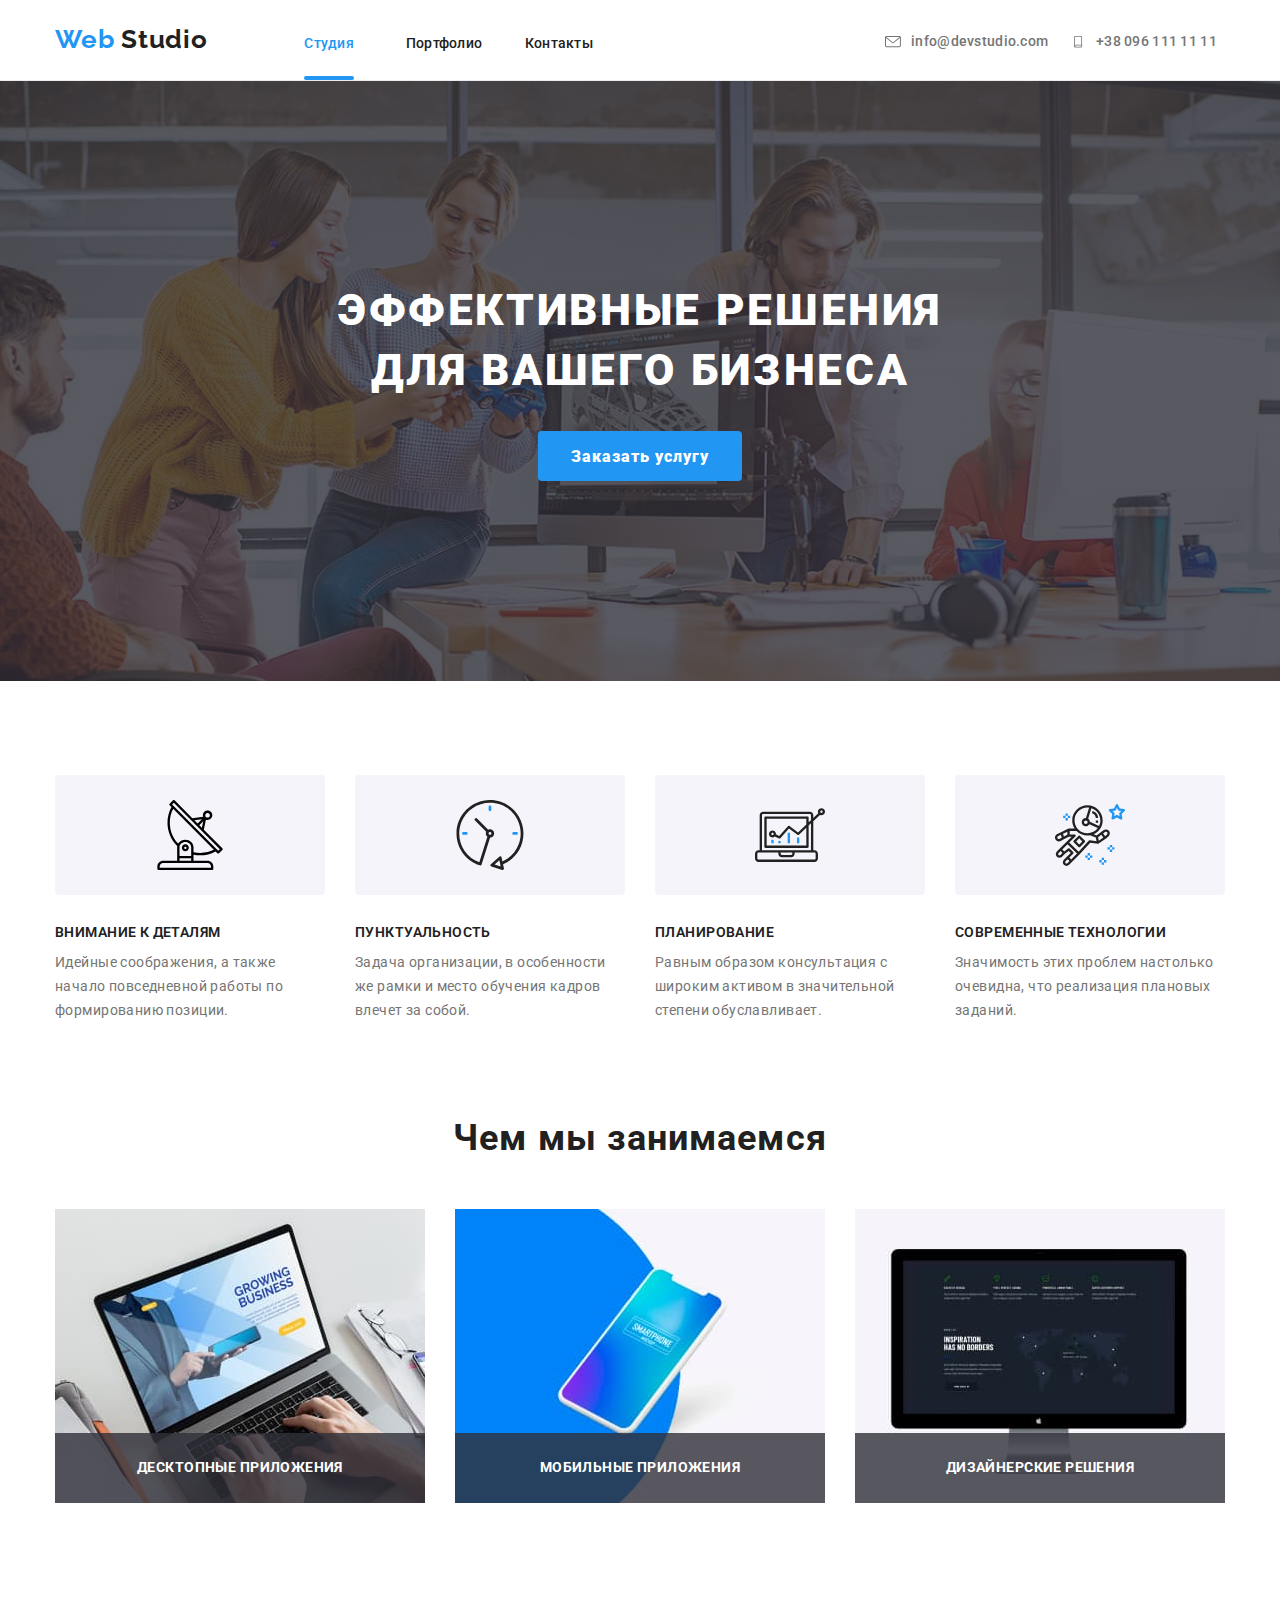
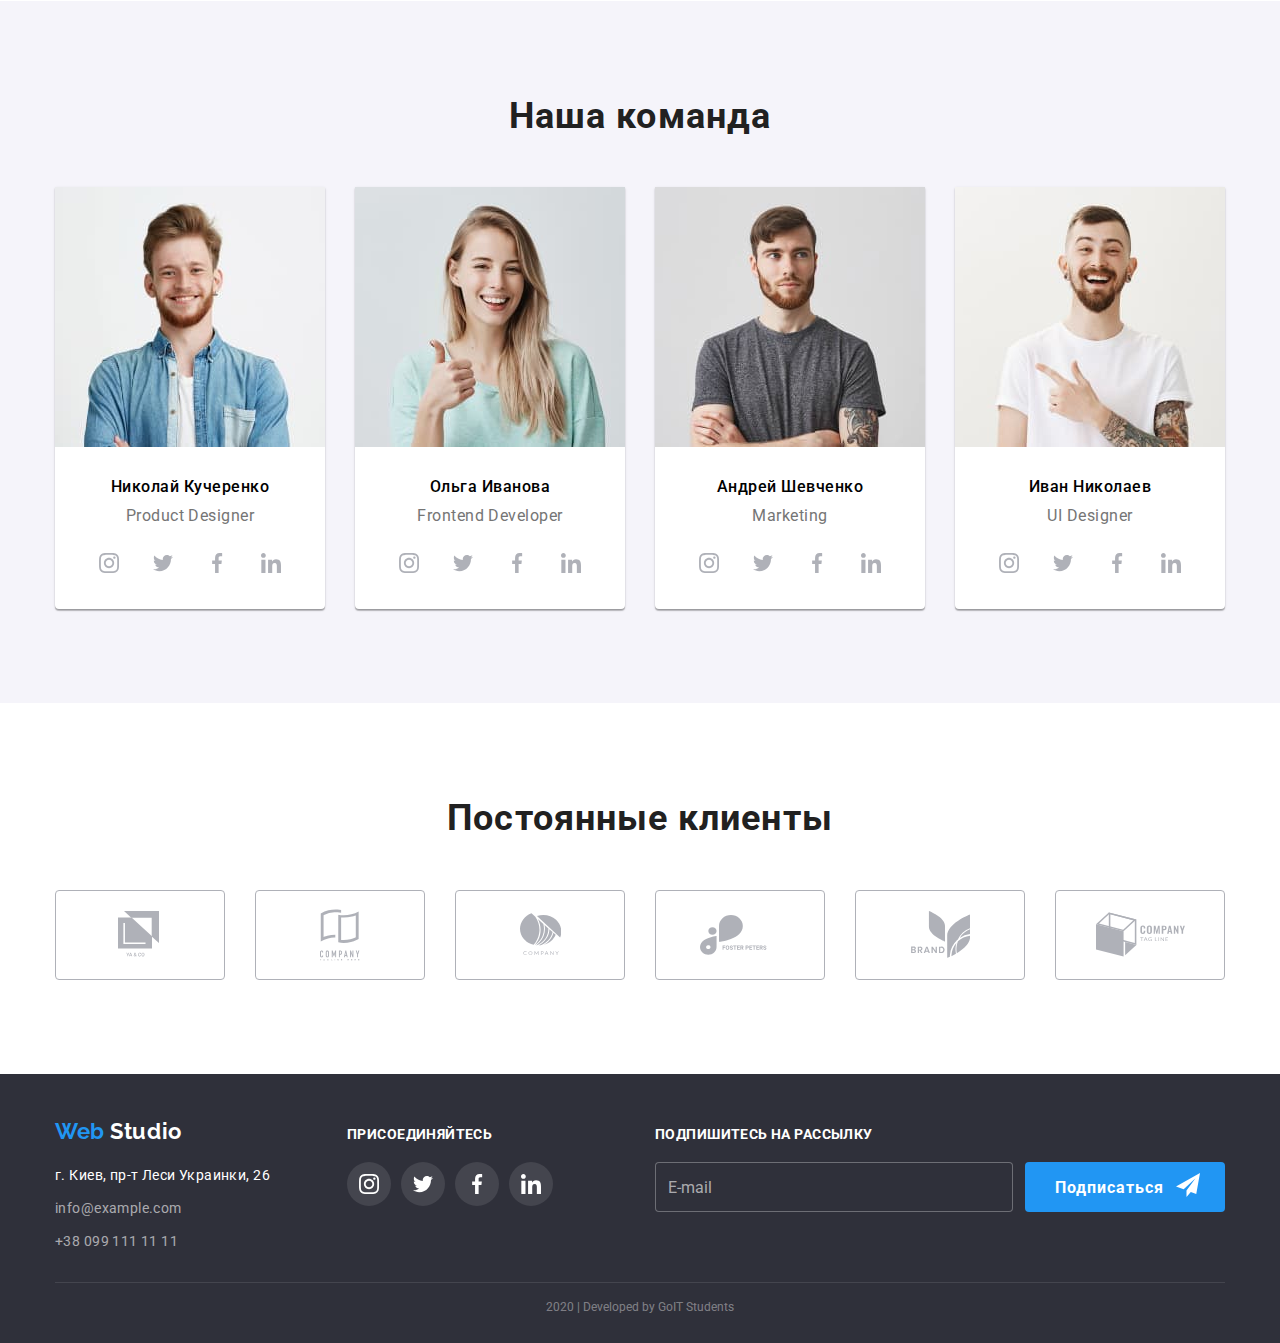
<file: index.html>
<!DOCTYPE html>
<html lang="en">
  <head>
    <meta charset="UTF-8" />
    <meta name="viewport" content="width=device-width, initial-scale=1.0" />
    <title>Web Studio v.1</title>
    <link
      href="https://fonts.googleapis.com/css2?family=Raleway:wght@400;700&family=Roboto:wght@400;500;700;900&display=swap"
      rel="stylesheet"
    />
    <link
      rel="stylesheet"
      href="https://cdnjs.cloudflare.com/ajax/libs/modern-normalize/0.6.0/modern-normalize.min.css"
    />
    <link rel="stylesheet" href="./css/styles.css" />
  </head>
  <body>
    <!-- Шапка сайта Header-->
    <header class="header header-line">
      <div class="container page-header">
        <nav>
          <a class="logo"><span class="page-header__logo">Web</span> Studio</a>
          <ul class="site-nav">
            <li class="site-nav__item">
              <a href="" class="site-nav__link site-nav__current">Студия</a>
            </li>
            <li class="site-nav__item">
              <a href="./portfolio.html" class="site-nav__link site-nav__menu"
                >Портфолио</a
              >
            </li>
            <li class="site-nav__item">
              <a href="" class="site-nav__link site-nav__menu">Контакты</a>
            </li>
          </ul>
        </nav>

        <ul class="contacts">
          <li class="contacts-item">
            <!-- Ссылка на адрес электронной почты  -->
            <a class="contacts-item__link" href="mailto:info@devstudio.com">
              <svg class="contacts-item__info" width="16" height="11.2">
                <use href="./images/sprite.svg#icon-envelope"></svg>info@devstudio.com
            </a>
          </li>

          <li class="contacts-item">
            <!-- Ссылка на телефонный номер -->
            <a class="contacts-item__link" href="tel:+380961111111">
              <svg class="contacts-item__info" width="10" height="15">
                <use href="./images/sprite.svg#icon-smartphone"></svg>+38 096 111 11 11
            </a>
          </li>
        </ul>
      </div>
    </header>

    <main>
      <!-- Герой -->
      <section class="hero">
        <div class="overlay">
          <div class="container">
            <ul class="list">
              <li class="hero__items">
                <h1 class="hero__title">
                  Эффективные решения для вашего бизнеса
                </h1>
                <a href="" class="button hero__button">Заказать услугу</a>
              </li>
            </ul>
          </div>
        </div>
      </section>

      <!-- Преимущества advantages-->
      <section class="section">
        <div class="container">
          <h2 class="visually-hidden">Features СКРЫТЬ ЗАГОЛОВОК</h2>
          <ul class="advantages">
            <li class="advantages-items">
              <!-- Внимание к деталям -->
              <div class="advantages-items-background">
                <svg class="advantages-items-background__icon">
                  <use href="./images/sprite.svg#icon-antenna"></use>
                </svg>
              </div>
              <h3 class="advantages__item">Внимание к деталям</h3>
              <p class="advantages__description">
                Идейные соображения, а также начало повседневной работы по
                формированию позиции.
              </p>
            </li>

            <li class="advantages-items">
              <!-- Пунктуальность -->
              <div class="advantages-items-background">
                <svg class="advantages-items-background__icon">
                  <use href="./images/sprite.svg#icon-clock"></use>
                </svg>
              </div>
              <h3 class="advantages__item">Пунктуальность</h3>
              <p class="advantages__description">
                Задача организации, в особенности же рамки и место обучения
                кадров влечет за собой.
              </p>
            </li>

            <li class="advantages-items">
              <!-- Планирование -->
              <div class="advantages-items-background">
                <svg class="advantages-items-background__icon">
                  <use href="./images/sprite.svg#icon-diagram"></use>
                </svg>
              </div>
              <h3 class="advantages__item">Планирование</h3>
              <p class="advantages__description">
                Равным образом консультация с широким активом в значительной
                степени обуславливает.
              </p>
            </li>

            <li class="advantages-items">
              <!-- Современные технологии -->
              <div class="advantages-items-background">
                <svg class="advantages-items-background__icon">
                  <use href="./images/sprite.svg#icon-astronaut"></use>
                </svg>
              </div>
              <h3 class="advantages__item">Современные технологии</h3>
              <p class="advantages__description">
                Значимость этих проблем настолько очевидна, что реализация
                плановых заданий.
              </p>
            </li>
          </ul>
        </div>

        <!-- Работа Work-->
        <div class="container">
          <h2 class="section-title">Чем мы занимаемся</h2>
          <ul class="work-list">
            <li class="work-list__item">
              <!-- Десктопные приложения -->
              <img
                src="./images/application.jpg"
                alt="laptop"
                width="370"
                height="294"
              />
              <a class="work-list__title" href="#">
                Десктопные приложения
              </a>
            </li>

            <li class="work-list__item">
              <!-- Мобильные приложения -->
              <img
                src="./images/img-mobile-applications.jpg"
                alt="smartphone"
                width="370"
                height="294"
              />
              <a class="work-list__title">Мобильные приложения</a>
            </li>

            <li class="work-list__item">
              <!-- Дизайнерские решения -->
              <img
                src="./images/img-decisions.jpg"
                alt="monitor"
                width="370"
                height="294"
              />
              <a class="work-list__title">Дизайнерские решения</a>
            </li>
          </ul>
        </div>
      </section>

      <!-- Команда Team-->
      <section class="section-background">
        <div class="container">
          <h2 class="section-title">Наша команда</h2>
          <ul class="team">
            <li class="team__item">
              <img
                src="./images/николай-кучеренко.jpg"
                alt="photo"
                width="270"
                height="260"
                class="team__img"
              />
              <h3 class="team__name">Николай Кучеренко</h3>
              <p class="team__description">Product Designer</p>
              <ul class="team__list">
                <li class="team__icon">
                  <a class="team-networks" href="" aria-label="">
                    <svg class="team-networks__icon" width="20" height="20">
                      <use href="./images/sprite.svg#icon-instagram"></use>
                    </svg>
                  </a>
                </li>

                <li class="team__icon">
                  <a class="team-networks" href="" aria-label="">
                    <svg class="team-networks__icon" width="20" height="20">
                      <use href="./images/sprite.svg#icon-twitter"></use>
                    </svg>
                  </a>
                </li>

                <li class="team__icon">
                  <a class="team-networks" href="" aria-label="">
                    <svg class="team-networks__icon" width="20" height="20">
                      <use href="./images/sprite.svg#icon-facebook"></use>
                    </svg>
                  </a>
                </li>

                <li class="team__icon">
                  <a class="team-networks" href="" aria-label="">
                    <svg class="team-networks__icon" width="20" height="20">
                      <use href="./images/sprite.svg#icon-linkedin"></use>
                    </svg>
                  </a>
                </li>
              </ul>
            </li>

            <li class="team__item">
              <img
                src="./images/ольга-иванова.jpg"
                alt="photo"
                width="270"
                height="260"
                class="team__img"
              />
              <h3 class="team__name">Ольга Иванова</h3>
              <p class="team__description">Frontend Developer</p>
              <ul class="team__list">
                <li class="team__icon">
                  <a class="team-networks" href="" aria-label="">
                    <svg class="team-networks__icon" width="20" height="20">
                      <use href="./images/sprite.svg#icon-instagram"></use>
                    </svg>
                  </a>
                </li>

                <li class="team__icon">
                  <a class="team-networks" href="" aria-label="">
                    <svg class="team-networks__icon" width="20" height="20">
                      <use href="./images/sprite.svg#icon-twitter"></use>
                    </svg>
                  </a>
                </li>

                <li class="team__icon">
                  <a class="team-networks" href="" aria-label="">
                    <svg class="team-networks__icon" width="20" height="20">
                      <use href="./images/sprite.svg#icon-facebook"></use>
                    </svg>
                  </a>
                </li>

                <li class="team__icon">
                  <a class="team-networks" href="" aria-label="">
                    <svg class="team-networks__icon" width="20" height="20">
                      <use href="./images/sprite.svg#icon-linkedin"></use>
                    </svg>
                  </a>
                </li>
              </ul>
            </li>

            <li class="team__item">
              <img
                src="./images/андрей-шевченко.jpg"
                alt="photo"
                width="270"
                height="260"
                class="team__img"
              />
              <h3 class="team__name">Андрей Шевченко</h3>
              <p class="team__description">Marketing</p>
              <ul class="team__list">
                <li class="team__icon">
                  <a class="team-networks" href="" aria-label="">
                    <svg class="team-networks__icon" width="20" height="20">
                      <use href="./images/sprite.svg#icon-instagram"></use>
                    </svg>
                  </a>
                </li>

                <li class="team__icon">
                  <a class="team-networks" href="" aria-label="">
                    <svg class="team-networks__icon" width="20" height="20">
                      <use href="./images/sprite.svg#icon-twitter"></use>
                    </svg>
                  </a>
                </li>

                <li class="team__icon">
                  <a class="team-networks" href="" aria-label="">
                    <svg class="team-networks__icon" width="20" height="20">
                      <use href="./images/sprite.svg#icon-facebook"></use>
                    </svg>
                  </a>
                </li>

                <li class="team__icon">
                  <a class="team-networks" href="" aria-label="">
                    <svg class="team-networks__icon" width="20" height="20">
                      <use href="./images/sprite.svg#icon-linkedin"></use>
                    </svg>
                  </a>
                </li>
              </ul>
            </li>

            <li class="team__item">
              <img
                src="./images/иван-николаев.jpg"
                alt="photo"
                width="270"
                height="260"
                class="team__img"
              />
              <h3 class="team__name">Иван Николаев</h3>
              <p class="team__description">UI Designer</p>
              <ul class="team__list">
                <li class="team__icon">
                  <a class="team-networks" href="" aria-label="">
                    <svg class="team-networks__icon" width="20" height="20">
                      <use href="./images/sprite.svg#icon-instagram"></use>
                    </svg>
                  </a>
                </li>

                <li class="team__icon">
                  <a class="team-networks" href="" aria-label="">
                    <svg class="team-networks__icon" width="20" height="20">
                      <use href="./images/sprite.svg#icon-twitter"></use>
                    </svg>
                  </a>
                </li>

                <li class="team__icon">
                  <a class="team-networks" href="" aria-label="">
                    <svg class="team-networks__icon" width="20" height="20">
                      <use href="./images/sprite.svg#icon-facebook"></use>
                    </svg>
                  </a>
                </li>

                <li class="team__icon">
                  <a class="team-networks" href="" aria-label="">
                    <svg class="team-networks__icon" width="20" height="20">
                      <use href="./images/sprite.svg#icon-linkedin"></use>
                    </svg>
                  </a>
                </li>
              </ul>
            </li>
          </ul>
        </div>
      </section>

      <!-- Клиенты Client-->
      <section class="section">
        <div class="container">
          <h2 class="section-title">Постоянные клиенты</h2>
          <ul class="client">
            <li class="client__item">
              <a class="client__link" href="" aria-label="">
                <svg class="client__icon" width="45" height="50">
                  <use href="./images/sprite.svg#icon-client1"></use>
                </svg>
              </a>
            </li>

            <li class="client__item">
              <a class="client__link" href="" aria-label="">
                <svg class="client__icon" width="40" height="52">
                  <use href="./images/sprite.svg#icon-client2"></use>
                </svg>
              </a>
            </li>

            <li class="client__item">
              <a class="client__link" href="" aria-label="">
                <svg class="client__icon" width="41" height="43">
                  <use href="./images/sprite.svg#icon-client3"></use>
                </svg>
              </a>
            </li>

            <li class="client__item">
              <a class="client__link" href="" aria-label="">
                <svg class="client__icon" width="80" height="42">
                  <use href="./images/sprite.svg#icon-client4"></use>
                </svg>
              </a>
            </li>

            <li class="client__item">
              <a class="client__link" href="" aria-label="">
                <svg class="client__icon" width="59" height="47">
                  <use href="./images/sprite.svg#icon-client5"></use>
                </svg>
              </a>
            </li>

            <li class="client__item">
              <a class="client__link" href="" aria-label="">
                <svg class="client__icon" width="89" height="46">
                  <use href="./images/sprite.svg#icon-client6"></use>
                </svg>
              </a>
            </li>
          </ul>
        </div>
      </section>
    </main>

    <!-- Футер -->
    <footer class="footer">
      <div class="container page-footer">
        <div class="footer-content">
          <div class="footer-address">
            <a class="address-logo"
              ><span class="page-footer__logo">Web  </span>
              <span class="page-footer__logo-invers">  Studio</span></a
            >
            <ul class="address">
              <li class="address-item">
                <a href="" class="page-footer__address"
                  >г. Киев, пр-т Леси Украинки, 26</a
                >
              </li>
              <li class="address-item">
                <a href="mailto:info@example.com" class="address-item__list">info@example.com</a>
              </li>
              <li class="address-item">
                <a href="tel:+380991111111" class="address-item__list">+38 099 111 11 11</a>
              </li>
            </ul>
          </div>

          <div class="footer-block">
            <b class="page-footer__title">Присоединяйтесь</b>
            <ul class="footer-team__list">
              <li class="footer-team__icon">
                <a class="team-networks__invers" href="" aria-label="">
                  <svg class="team-icon__invers" width="20" height="20">
                    <use href="./images/sprite.svg#icon-instagram"></use>
                  </svg>
                </a>
              </li>

              <li class="footer-team__icon">
                <a class="team-networks__invers" href="" aria-label="">
                  <svg class="team-icon__invers" width="20" height="20">
                    <use href="./images/sprite.svg#icon-twitter"></use>
                  </svg>
                </a>
              </li>

              <li class="footer-team__icon">
                <a class="team-networks__invers" href="" aria-label="">
                  <svg class="team-icon__invers" width="20" height="20">
                    <use href="./images/sprite.svg#icon-facebook"></use>
                  </svg>
                </a>
              </li>

              <li class="footer-team__icon">
                <a class="team-networks__invers" href="" aria-label="">
                  <svg class="team-icon__invers" width="20" height="20">
                    <use href="./images/sprite.svg#icon-linkedin"></use>
                  </svg>
                </a>
              </li>
            </ul>
          </div>

          <div class="e-mail">
            <p class="page-footer__title">Подпишитесь на рассылку</p>
            <div class="footer-button">
              <a href="" class="footer-e-mail">E-mail</a>
              <a class="button button-down" href="">Подписаться</a>
            </div>
          </div>
        </div>

        <div>
          <p class="copyright">2020 | Developed by GoIT Students</p>
        </div>
      </div>
    </footer>
  </body>
</html>
</file>
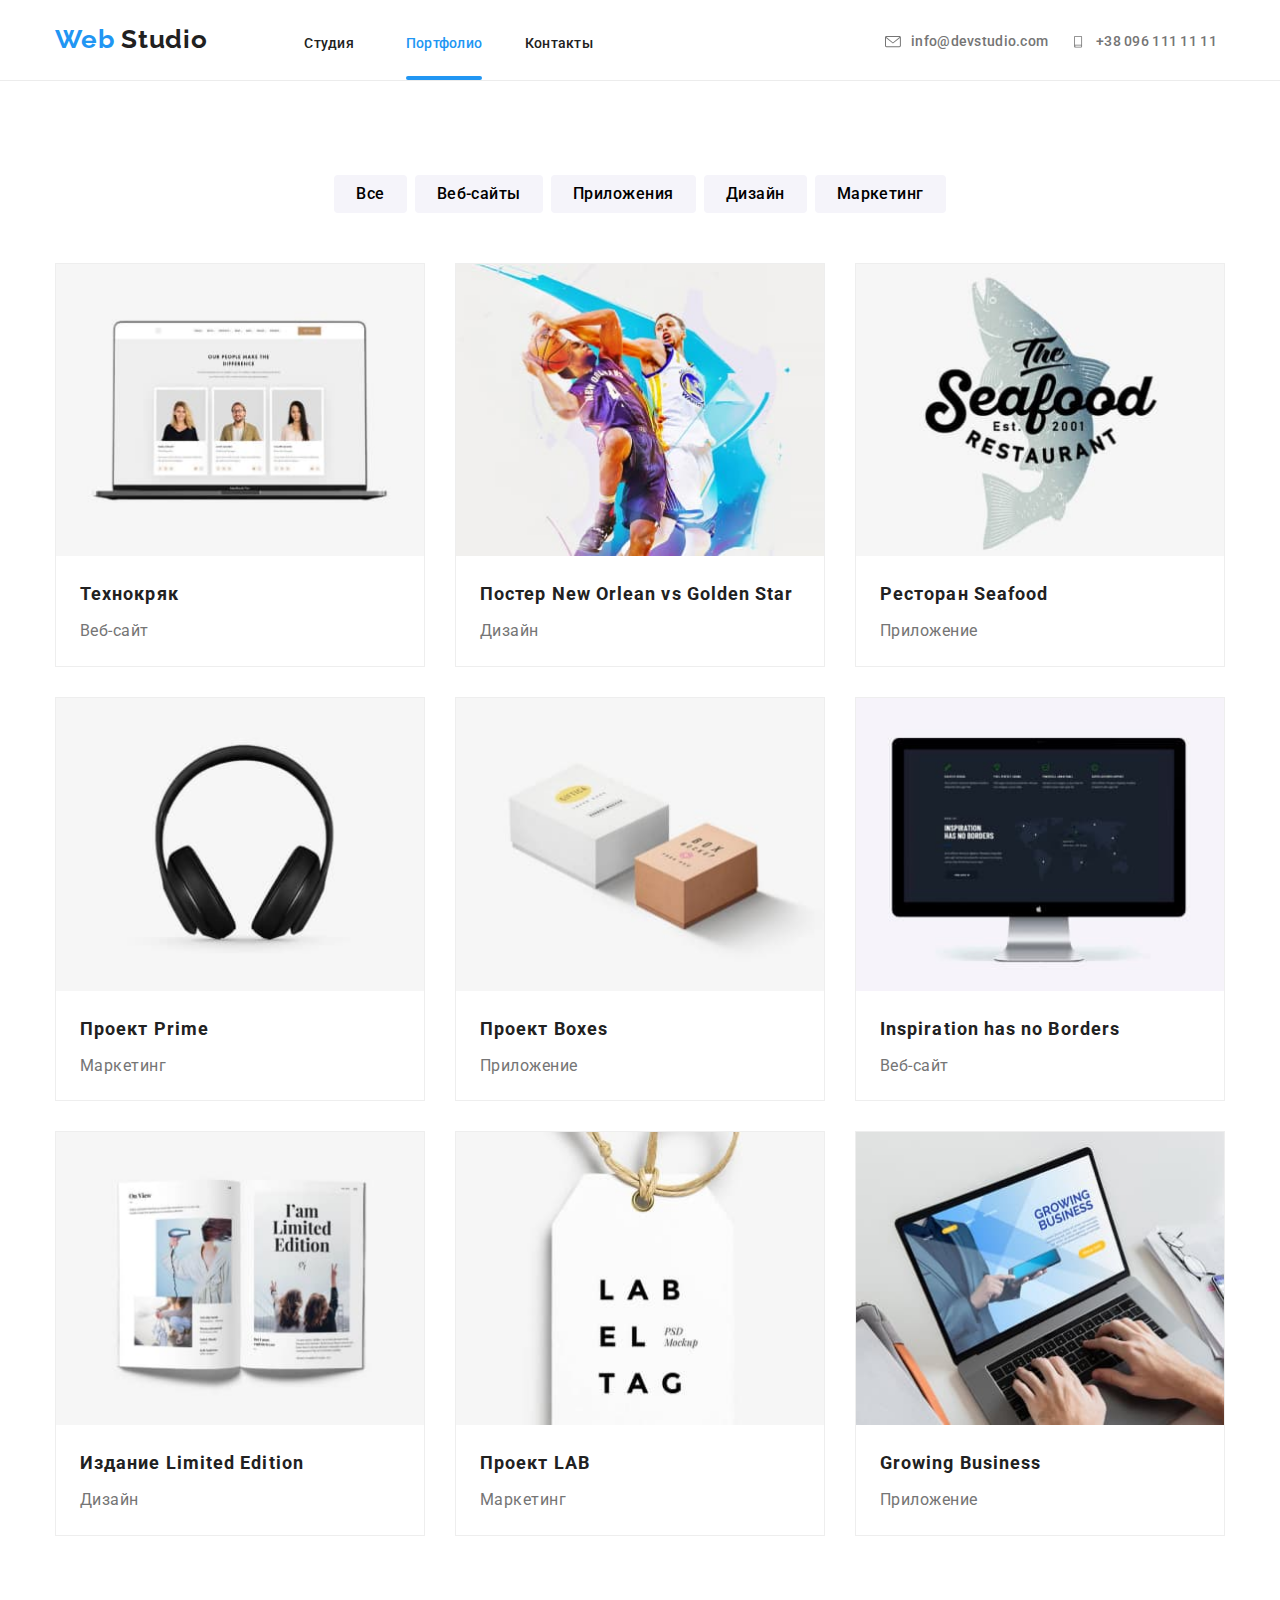
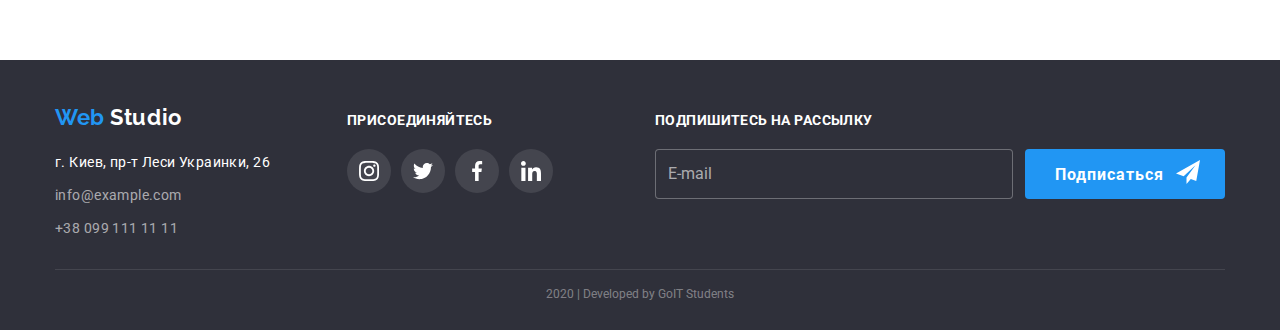
<file: portfolio.html>
<!DOCTYPE html>
<html lang="en">
  <head>
    <meta charset="UTF-8" />
    <meta name="viewport" content="width=device-width, initial-scale=1.0" />
    <title>Portfolio</title>
    <link
      href="https://fonts.googleapis.com/css2?family=Raleway:wght@400;700&family=Roboto:wght@400;500;700;900&display=swap"
      rel="stylesheet"
    />
    <link
      rel="stylesheet"
      href="https://cdnjs.cloudflare.com/ajax/libs/modern-normalize/0.6.0/modern-normalize.min.css"
    />
    <link rel="stylesheet" href="./css/styles.css" />
  </head>
  <body>
    <!-- Шапка сайта Header-->
    <header class="header header-line">
      <div class="container page-header">
        <nav>
          <a class="logo"><span class="page-header__logo">Web</span> Studio</a>

          <ul class="site-nav">
            <li class="site-nav__item">
              <a href="./index.html" class="site-nav__link site-nav__menu">Студия</a>
            </li>
            <li class="site-nav__item">
              <a href="" class="site-nav__link site-nav__current">Портфолио</a>
            </li>
            <li class="site-nav__item">
              <a href="" class="site-nav__link site-nav__menu">Контакты</a>
            </li>
          </ul>
        </nav>

        <ul class="contacts">
          <li class="contacts-item">
            <!-- Ссылка на адрес электронной почты  -->
            <a class="contacts-item__link" href="mailto:info@devstudio.com"
              >
              <svg class="contacts-item__info" width="16" height="11.2">
              <use href="./images/sprite.svg#icon-envelope"></svg>info@devstudio.com</a>
          </li>

          <li class="contacts-item">
            <!-- Ссылка на телефонный номер -->
            <a class="contacts-item__link" href="tel:+380961111111">
              <svg class="contacts-item__info" width="10" height="15">
              <use href="./images/sprite.svg#icon-smartphone"></svg>+38 096 111
              11 11
            </a>
          </li>
        </ul>
      </div>
    </header>

    <main>
      <!-- Portfolio -->
      <section class="section">
        <div class="container portfolio-nav">
          <h1 class="visually-hidden">Портфолио СКРЫТЬ</h1>
          <ul class="list portfolio-nav-list">
            <li class="portfolio-nav-list__item">
              <button type="button" class="portfolio-nav-list__link button-portfolio">
                Все
              </button>
            </li>
            <li class="portfolio-nav-list__item">
              <button type="button" class="portfolio-nav-list__link button-portfolio">
                Веб-сайты
              </button>
            </li>
            <li class="portfolio-nav-list__item">
              <button type="button" class="portfolio-nav-list__link button-portfolio">
                Приложения
              </button>
            </li>
            <li class="portfolio-nav-list__item">
              <button type="button" class="portfolio-nav-list__link button-portfolio">
                Дизайн
              </button>
            </li>
            <li class="portfolio-nav-list__item">
              <button type="button" class="portfolio-nav-list__link button-portfolio">
                Маркетинг
              </button>
            </li>
          </ul>
        </div>

        <div class="container">
          <ul class="portfolio-list">
            <li class="portfolio-list__item">
              <!-- Технокряк-Веб-сайт -->
              <div class="portfolio__block">
                <a href="">
                  <div class="portfolio__thumb">
                    <img
                      src="./images/tehnocryac-web-site.jpg"
                      alt="laptop"
                      width="370"
                      height="294"
                    />

                    <div class="portfolio__overlay">
                      <div class="portfolio__actions">
                        <p class="portfolio__description">
                          Технокряк это современная площадка распространения
                          коронавируса. Компании используют эту платформу для
                          цифрового шпионажа и атак на защищённые сервера
                          конкурентов.
                        </p>
                      </div>
                    </div>
                  </div>
                  <div class="portfolio-list__text">
                    <h3 class="portfolio-list__title">Технокряк</h3>
                    <p class="portfolio-list__description">Веб-сайт</p>
                  </div>
                </a>
              </div>
            </li>

            <li class="portfolio-list__item">
              <!-- Постер New Orlean vs Golden Star-Дизайн-->
              <div class="portfolio__block">
                <a href="">
                  <div class="portfolio__thumb">
                    <img
                      src="./images/new-orlean-vs-golden-star-design.jpg"
                      alt="men"
                      width="370"
                      height="294"
                    />

                    <div class="portfolio__overlay">
                      <div class="portfolio__actions">
                        <p class="portfolio__description">
                          Постер New Orlean vs Golden Star это ...
                        </p>
                      </div>
                    </div>
                  </div>
                  <div class="portfolio-list__text">
                    <h3 class="portfolio-list__title">Постер New Orlean vs Golden Star</h3>
                    <p class="portfolio-list__description">Дизайн</p>
                  </div>
                </a>
              </div>
            </li>

            <li class="portfolio-list__item">
              <!--Ресторан Seafood-Приложение-->
              <div class="portfolio__block">
                <a href="">
                  <div class="portfolio__thumb">
                    <img
                      src="./images/restaurant-seafood-application.jpg"
                      alt="fish"
                      width="370"
                      height="294"
                    />

                    <div class="portfolio__overlay">
                      <div class="portfolio__actions">
                        <p class="portfolio__description">
                          Ресторан Seafood это ...........................
                        </p>
                      </div>
                    </div>
                  </div>
                  <div class="portfolio-list__text">
                    <h3 class="portfolio-list__title">Ресторан Seafood</h3>
                    <p class="portfolio-list__description">Приложение</p>
                  </div>
                </a>
              </div>
            </li>

            <li class="portfolio-list__item">
              <!--Проект Prime-Маркетинг-->
              <div class="portfolio__block">
                <a href="">
                  <div class="portfolio__thumb">
                    <img
                      src="./images/project-prime-marketing.jpg"
                      alt="headphones"
                      width="370"
                      height="294"
                    />

                    <div class="portfolio__overlay">
                      <div class="portfolio__actions">
                        <p class="portfolio__description">
                          Проект Prime это ................................
                        </p>
                      </div>
                    </div>
                  </div>
                  <div class="portfolio-list__text">
                    <h3 class="portfolio-list__title">Проект Prime</h3>
                    <p class="portfolio-list__description">Маркетинг</p>
                  </div>
                </a>
              </div>
            </li>

            <li class="portfolio-list__item">
              <!--Проект Boxes-Приложение-->
              <div class="portfolio__block">
                <a href="">
                  <div class="portfolio__thumb">
                    <img
                      src="./images/project-boxes-application.jpg"
                      alt="box"
                      width="370"
                      height="294"
                    />

                    <div class="portfolio__overlay">
                      <div class="portfolio__actions">
                        <p class="portfolio__description">
                          Проект Boxes это ...............................
                        </p>
                      </div>
                    </div>
                  </div>
                  <div class="portfolio-list__text">
                    <h3 class="portfolio-list__title">Проект Boxes</h3>
                    <p class="portfolio-list__description">Приложение</p>
                  </div>
                </a>
              </div>
            </li>

            <li class="portfolio-list__item">
              <!--Inspiration has no Borders-Веб-сайт-->
              <div class="portfolio__block">
                <a href="">
                  <div class="portfolio__thumb">
                    <img
                      src="./images/img-decisions.jpg"
                      alt="monitor"
                      width="370"
                      height="294"
                    />

                    <div class="portfolio__overlay">
                      <div class="portfolio__actions">
                        <p class="portfolio__description">
                          Inspiration has no Borders-Веб это .............
                        </p>
                      </div>
                    </div>
                  </div>
                  <div class="portfolio-list__text">
                    <h3 class="portfolio-list__title">Inspiration has no Borders</h3>
                    <p class="portfolio-list__description">Веб-сайт</p>
                  </div>
                </a>
              </div>
            </li>

            <li class="portfolio-list__item">
              <!--Издание Limited Edition-Дизайн-->
              <div class="portfolio__block">
                <a href="">
                  <div class="portfolio__thumb">
                    <img
                      src="./images/limited-edition-design.jpg"
                      alt="open book"
                      width="370"
                      height="294"
                    />

                    <div class="portfolio__overlay">
                      <div class="portfolio__actions">
                        <p class="portfolio__description">
                          Издание Limited Edition это .....................
                        </p>
                      </div>
                    </div>
                  </div>
                  <div class="portfolio-list__text">
                    <h3 class="portfolio-list__title">
                      Издание Limited Edition
                    </h3>
                    <p class="portfolio-list__description">Дизайн</p>
                  </div>
                </a>
              </div>
            </li>

            <li class="portfolio-list__item">
              <!--Проект LAB-Маркетинг-->
              <div class="portfolio__block">
                <a href="">
                  <div class="portfolio__thumb">
                    <img
                      src="./images/project-lab-marketing.jpg"
                      alt="бирка"
                      width="370"
                     height="294"
                    />

                    <div class="portfolio__overlay">
                      <div class="portfolio__actions">
                        <p class="portfolio__description">
                          Проект LAB это ...................................
                        </p>
                      </div>
                    </div>
                  </div>
                  <div class="portfolio-list__text">
                    <h3 class="portfolio-list__title">Проект LAB</h3>
                    <p class="portfolio-list__description">Маркетинг</p>
                  </div>
                </a>
              </div>
            </li>

            <li class="portfolio-list__item">
              <!--Growing Business-Приложение-->
              <div class="portfolio__block">
                <a href="">
                  <div class="portfolio__thumb">
                    <img
                      src="./images/application.jpg"
                      alt="laptop and hands"
                     width="370"
                      height="294"
                    />

                    <div class="portfolio__overlay">
                      <div class="portfolio__actions">
                        <p class="portfolio__description">
                          Growing Business это .........................
                        </p>
                      </div>
                    </div>
                  </div>
                  <div class="portfolio-list__text">
                    <h3 class="portfolio-list__title">Growing Business</h3>
                    <p class="portfolio-list__description">Приложение</p>
                  </div>
                </a>
              </div>
            </li>
          </ul>
        </div>
      </section>
    </main>

    <!-- Футер -->
    <footer class="footer">
      <div class="container page-footer">
        <div class="footer-content">
          <div class="footer-address">
            <a class="address-logo"><span class="page-footer__logo">Web </span>
              <span class="page-footer__logo-invers"> Studio</span></a>
            <ul class="address">
              <li class="address-item">
                <a href="" class="page-footer__address">г. Киев, пр-т Леси Украинки, 26</a>
              </li>
              <li class="address-item">
                <a href="mailto:info@example.com" class="address-item__list">info@example.com</a>
              </li>
              <li class="address-item">
                <a href="tel:+380991111111" class="address-item__list">+38 099 111 11 11</a>
              </li>
            </ul>
          </div>
      
          <div class="footer-block">
            <b class="page-footer__title">Присоединяйтесь</b>
            <ul class="footer-team__list">
              <li class="footer-team__icon">
                <a class="team-networks__invers" href="" aria-label="">
                  <svg class="team-icon__invers" width="20" height="20">
                    <use href="./images/sprite.svg#icon-instagram"></use>
                  </svg>
                </a>
              </li>
      
              <li class="footer-team__icon">
                <a class="team-networks__invers" href="" aria-label="">
                  <svg class="team-icon__invers" width="20" height="20">
                    <use href="./images/sprite.svg#icon-twitter"></use>
                  </svg>
                </a>
              </li>
      
              <li class="footer-team__icon">
                <a class="team-networks__invers" href="" aria-label="">
                  <svg class="team-icon__invers" width="20" height="20">
                    <use href="./images/sprite.svg#icon-facebook"></use>
                  </svg>
                </a>
              </li>
      
              <li class="footer-team__icon">
                <a class="team-networks__invers" href="" aria-label="">
                  <svg class="team-icon__invers" width="20" height="20">
                    <use href="./images/sprite.svg#icon-linkedin"></use>
                  </svg>
                </a>
              </li>
            </ul>
          </div>
      
          <div class="e-mail">
            <p class="page-footer__title">Подпишитесь на рассылку</p>
            <div class="footer-button">
              <a href="" class="footer-e-mail">E-mail</a>
              <a class="button button-down" href="">Подписаться</a>
            </div>
          </div>
        </div>
      
        <div>
          <p class="copyright">2020 | Developed by GoIT Students</p>
        </div>
      </div>
    </footer>
  </body>
</html>
</file>
<file: css/styles.css>
/* цвет основного текста #212121 */
/* вторичный цвет текста #757575 */
/* акцент #2196F3 */
/* белый #FFFFFF*/
/* цвет футера rgba(255, 255, 255, 0.6) */
/* вторичный цвет фона #F5F4FA */

:root {
  --primary-text-color: #212121;
  --primary-white-color: #ffffff;
  --accent-color: #2196f3;
  --benefits-color: #757575;
  --footer-color: rgba(255, 255, 255, 0.6);
  --team-background-color: #f5f4fa;
  --transparent-background-color: rgba(47, 48, 58, 0.8);
  --timing-function: cubic-bezier(0.4, 0, 0.2, 1);
}

img {
  display: block;
  max-width: 100%;
  height: auto;
}

h1,
h2,
h3,
p {
  margin: 0;
}

html {
  box-sizing: border-box;
}

*,
*::before,
*::after {
  box-sizing: inherit;
}

body {
  margin: 0;
  background-color: var(--primary-white-color);

  font-family: Roboto, sans-serif;
}

a {
  text-decoration: none;
}

.visually-hidden {
  position: absolute;
  clip: rect(0, 0, 0, 0);
  width: 1px;
  height: 1px;
  margin: -1px;
}

/* Header */

.header-line {
  border-bottom: 1px solid #ececec;
}

.page-header {
  display: flex;
  justify-content: space-between;
  align-items: baseline;
  padding-top: 24px;
  padding-bottom: 25px;
}

.container {
  width: 1200px;
  padding-left: 15px;
  padding-right: 15px;
  margin: 0 auto;
}

.logo {
  color: var(--primary-text-color);
  font-family: Raleway, sans-serif;
  font-weight: bold;
  font-size: 26px;
  line-height: 1.1923;
  letter-spacing: 0.03em;
  padding-left: 0px;
  margin-right: 85px;
}

.page-header__logo {
  color: var(--accent-color);
  font-family: Raleway, sans-serif;
  font-weight: bold;
  font-size: 26px;
  line-height: 1.1923;
  letter-spacing: 0.03em;
}

/* Site nav */

.site-nav {
  display: inline-flex;
  list-style: none;
  padding: 0;
  margin: 0;
}

.site-nav li {
  margin-right: 50px;
  width: calc((100% - 100px) / 3);
}
.site-nav__item {
  display: flex;
  justify-content: center;
  align-items: center;
}

.site-nav__item:last-child {
  margin-right: 0px;
}

.site-nav__link {
  color: var(--primary-text-color);
  font-weight: 500;
  font-size: 14px;
  line-height: 1.1428;
  letter-spacing: 0.02em;
  cursor: pointer;

  transition-property: color;
  transition-duration: 250ms;
  transition-timing-function: var(--timing-function);
}

.site-nav__link:hover,
.site-nav__link:focus {
  color: var(--accent-color);
}

.site-nav__menu {
  position: relative;
}

.site-nav__menu::after {
  content: ' ';

  position: absolute;
  left: 0;
  bottom: -29px;

  width: 100%;
  height: 4px;
  border-radius: 2px;
  background-color: var(--accent-color);
  color: var(--accent-color);

  opacity: 0;
  transition: opacity 250ms;
}

.site-nav__menu:hover::after {
  opacity: 1;
}

.site-nav__link .site-nav__current {
  color: var(--accent-color);
}

.site-nav__current {
  position: relative;

  color: var(--accent-color);
}

.site-nav__current::after {
  content: ' ';

  position: absolute;
  left: 0;
  bottom: -29px;

  width: 100%;
  height: 4px;
  border-radius: 2px;
  background-color: var(--accent-color);
  color: var(--accent-color);
}

.list {
  display: inline-flex;
  list-style: none;
  padding: 0;
  margin: 0;
}

/* Сontacts */
.contacts {
  display: inline-flex;
  list-style: none;
  padding: 0;
  margin: 0;
}

.contacts li {
  margin-right: 30px;
  width: calc((100% - 30px) / 2);
}

.contacts-item {
  display: inline;
}

.contacts-item:last-child {
  margin-right: 0px;
}

.contacts-item__link {
  display: inline-flex;
  font-weight: 500;
  font-size: 14px;
  line-height: 1.14;
  letter-spacing: 0.02em;
  align-items: center;
  color: var(--benefits-color);
  fill: var(--benefits-color);
  text-decoration: none;
  cursor: pointer;

  transition-property: background-color;
  transition-duration: 250ms;
  transition-timing-function: var(--timing-function);
}

.contacts-item__link:hover,
.contacts-item__link:focus {
  color: var(--accent-color);
  fill: var(--accent-color);
}

.contacts-item__info {
  display: inline-flex;
  width: 16px;
  height: 12px;
  padding: 0;
  border: none;
  text-decoration: none;
  cursor: pointer;
  margin-right: 10px;
}

svg {
  fill: currentColor;
}

/* Hero */

.hero {
  text-align: center;
}

.overlay {
  display: block;
  max-width: 1600px;
  height: 600px;
  margin-left: auto;
  margin-right: auto;
  background-image: linear-gradient(
      to right,
      var(--transparent-background-color),
      var(--transparent-background-color)
    ),
    url('../images/header-img.jpg');
  background-repeat: no-repeat;
  background-position: center;

  background-size: cover;
}

.hero__items {
  display: block;
}

.hero__title {
  display: block;
  color: var(--primary-white-color);
  width: 696px;
  font-weight: 900;
  font-size: 44px;
  line-height: 1.36;
  text-align: center;
  letter-spacing: 0.06em;
  text-transform: uppercase;

  padding-top: 200px;
  padding-bottom: 30px;
}

/* Section */

.section {
  padding-top: 94px;
  padding-bottom: 94px;
}

.section-background {
  padding-top: 94px;
  padding-bottom: 94px;
  background-color: var(--team-background-color);
}

.section-title {
  color: var(--primary-text-color);
  font-weight: 700;
  font-size: 36px;
  line-height: 1.17;
  text-align: center;
  letter-spacing: 0.03em;

  margin-bottom: 50px;
}

/* Advantages */

.list .title {
  color: var(--primary-text-color);
  font-weight: 700;
  font-size: 14px;
  line-height: 1.42;
  letter-spacing: 0.03em;
}

.advantages {
  display: inline-flex;
  list-style: none;
  padding: 0;
  margin: 0;
  margin-bottom: 94px;
}

.advantages li {
  margin-right: 30px;
  width: calc((100% - 90px) / 4);
}

.advantages-items:last-child {
  margin-right: 0;
}

.advantages-items-background {
  width: 270px;
  height: 120px;
  border-radius: 4px;
  background-color: var(--team-background-color);

  display: inline-flex;
  align-items: center;
  justify-content: center;
  padding: 0;
}

.advantages-items-background__icon {
  display: inline-flex;
  width: 70px;
  height: 70px;
  padding: 0;
}

.advantages__item {
  display: inline-block;
  margin-bottom: 10px;
  margin-top: 30px;
  color: var(--primary-text-color);
  font-weight: 600;
  font-size: 14px;
  line-height: 1.14;
  letter-spacing: 0.03em;
  text-transform: uppercase;
  text-align: left;
}

.advantages__description {
  color: var(--benefits-color);
  font-size: 14px;
  line-height: 1.71;
  letter-spacing: 0.03em;

  margin-top: 0;
}

/* Work */

.work-list {
  display: inline-flex;
  list-style: none;
  padding: 0;
  margin: 0;
}

.work-list li {
  margin-right: 30px;
  width: calc((100% - 60px) / 3);
}

.work-list__item {
  position: relative;
}

.work-list__item:last-child {
  margin-right: 0;
}

.work-list__title {
  position: absolute;
  bottom: 0;
  left: 0;
  width: 100%;
  color: var(--primary-white-color);
  font-weight: 700;
  font-size: 14px;
  line-height: 1.14;
  text-align: center;
  letter-spacing: 0.03em;
  text-transform: uppercase;
  background-color: var(--transparent-background-color);

  padding-top: 27px;
  padding-bottom: 27px;
}

/* Team */

.team {
  display: inline-flex;
  list-style: none;
  padding: 0;
  margin: 0;
  background-color: var(--team-background-color);
}

.team li {
  margin-right: 30px;
  width: calc((100% - 90px) / 4);
}

.team__item {
  background-color: var(--primary-white-color);
  box-shadow: 0px 2px 1px rgba(0, 0, 0, 0.2), 0px 1px 1px rgba(0, 0, 0, 0.14),
    0px 1px 3px rgba(0, 0, 0, 0.12);
  border-radius: 0px 0px 4px 4px;
}

.team__item:last-child {
  margin-right: 0;
}

.team__img {
  border-radius: 0px;
  margin-bottom: 30px;
}

.team__name {
  margin-bottom: 10px;
  text-align: center;
  font-weight: 500;
  font-size: 16px;
  line-height: 1.19;
  letter-spacing: 0.03em;
}

.team__description {
  color: var(--benefits-color);
  margin-bottom: 16px;
  line-height: 1.19;
  text-align: center;
  letter-spacing: 0.03em;
}

.team__list {
  display: inline-flex;
  justify-content: space-evenly;
  list-style: none;
  padding: 0;
  margin-bottom: 24px;
  margin-left: 32px;
  margin-right: 32px;
}

.team__list li {
  margin-right: 10px;
  width: calc((100% - 30px) / 4);
}

.team__icon {
  display: flex;
  justify-content: center;
  align-items: center;
}

.team__icon:last-child {
  margin-right: 0;
}

.team-networks {
  display: inline-flex;
  width: 44px;
  height: 44px;
  align-items: center;
  justify-content: center;
  padding: 0;
  border: none;
  border-radius: 50%;
  background-color: var(--primary-white-color);
  fill: #afb1b8;
  text-decoration: none;
  cursor: pointer;

  transition-property: background-color fill;
  transition-duration: 250ms;
  transition-timing-function: var(--timing-function);
}

.team-networks:hover,
.team-networks:focus {
  background-color: var(--accent-color);
  fill: var(--primary-white-color);
}

.team-networks__icon {
  fill: #afb1b8;
  cursor: pointer;

  transition-property: fill;
  transition-duration: 250ms;
  transition-timing-function: var(--timing-function);
}

.team-networks__icon:hover,
.team-networks__icon:focus {
  fill: var(--primary-white-color);
}

/* Client */

.client {
  display: inline-flex;
  list-style: none;
  padding: 0;
  margin: 0;
}

.client li {
  margin-right: 30px;
  width: calc((100% - 150) / 6);
}

.client__item {
  display: inline;
}

.client__item:last-child {
  margin-right: 0;
}

.client__link {
  display: inline-flex;
  width: 170px;
  height: 90px;
  align-items: center;
  justify-content: center;
  background-color: #fff;
  color: #afb1b8;
  padding: 0;
  border: 1px solid #afb1b8;
  border-radius: 4px;
  text-decoration: none;
  cursor: pointer;

  transition-property: border-color color;
  transition-duration: 250ms;
  transition-timing-function: var(--timing-function);
}

.client__link:hover,
.client__link:focus {
  border-color: var(--accent-color);
  color: var(--accent-color);
}

.client__icon {
  display: inline-flex;
  align-items: center;
  justify-content: center;
  padding: 0;
  text-decoration: none;
  cursor: pointer;
}

/* Portfolio-nav */

.portfolio-nav {
  display: flex;
  justify-content: center;

  padding-bottom: 50px;
}

.portfolio-nav-list {
  display: inline-flex;
  align-items: center;
  list-style: none;
  padding: 0;
  margin: 0;
}

.portfolio-nav-list li {
  margin-right: 8px;
}

.portfolio-nav-list__item:last-child {
  margin-right: 0;
}

.portfolio-nav-list__link {
  background-color: #f5f4fa;
  border: 0px;
  font-weight: 500;
  font-size: 16px;
  line-height: 1.62;
  letter-spacing: 0.03em;
  text-align: center;
  cursor: pointer;

  transition-property: background-color;
  transition-duration: 250ms;
  transition-timing-function: var(--timing-function);
}

.portfolio-nav-list__link:hover,
.portfolio-nav-list__link:focus {
  background-color: var(--accent-color);
  box-shadow: 0px 2px 2px rgba(0, 0, 0, 0.12), 0px 1px 2px rgba(0, 0, 0, 0.08),
    0px 3px 1px rgba(0, 0, 0, 0.1);
  border-radius: 4px;
}

/* Portfolio-list */

.portfolio-list {
  flex-wrap: wrap;
  display: inline-flex;
  list-style: none;
  padding: 0;
  margin: 0;
}

.portfolio-list li {
  min-height: 294px;
  margin-right: 30px;
  margin-bottom: 30px;
  width: calc((100% - 60px) / 3);
}

.portfolio-list__item {
  background: var(--primary-white-color);
  border: 1px solid #eeeeee;
  box-sizing: border-box;
}

.portfolio-list__item:nth-child(3n) {
  margin-right: 0;
}

.portfolio__block {
  display: flex;
}

.portfolio__block:hover {
  background: var(--primary-white-color);
  border: 1px solid #eeeeee;
  box-sizing: border-box;
  box-shadow: 1px 4px 6px rgba(0, 0, 0, 0.16), 0px 4px 4px rgba(0, 0, 0, 0.06),
    0px 1px 1px rgba(0, 0, 0, 0.12);
}

.portfolio__block:hover .portfolio__overlay {
  transform: translateY(0);
  opacity: 1;
}

/*Product thumb*/

.portfolio__thumb {
  position: relative;
  overflow: hidden;
}

.portfolio__thumb:hover::before {
  opacity: 1;
}

.portfolio__overlay {
  position: absolute;
  bottom: 0;
  left: 0;
  width: 100%;
  height: 100%;
  background-color: rgba(33, 150, 243, 0.9);

  transform: translateY(100%);
  opacity: 0;
  transition: transform 250ms var(--timing-function),
    opacity 250ms var(--timing-function);
}
.portfolio__actions {
  position: absolute;

  display: flex;

  bottom: 0;
  left: 0;
  height: 100%;
  width: 100%;

  opacity: 1;
  transition: opacity 250ms var(--timing-function) 250ms;
}

.portfolio__description {
  display: flex;
  justify-content: center;
  align-items: center;
  color: var(--primary-white-color);
  font-size: 18px;
  line-height: 1.56;
  letter-spacing: 0.03em;
  background-color: rgba(33, 150, 243, 0.9);

  padding-right: 24px;
  padding-left: 24px;
  padding-top: 63px;
  padding-bottom: 63px;
}

.portfolio-list__title {
  color: var(--primary-text-color);
  font-weight: 700;
  font-size: 18px;
  line-height: 2;
  letter-spacing: 0.06em;
  margin-top: 20px;
  margin-left: 24px;
  margin-right: 24px;
  margin-bottom: 4px;
}

.portfolio-list {
  color: var(--benefits-color);
  font-size: 16px;
  line-height: 1.87;
  letter-spacing: 0.03em;
}

.portfolio-list__description {
  color: var(--benefits-color);
  font-size: 16px;
  line-height: 1.87;
  letter-spacing: 0.03em;
  margin-left: 24px;
  margin-right: 24px;
  margin-bottom: 20px;
}

/* Footer */

.footer {
  background-color: #2f303a;
}

.page-footer {
  display: flex;
  flex-direction: column;

  padding-top: 45px;
  padding-bottom: 21px;
}

/* footer-content */

.footer-content {
  display: flex;
  align-items: baseline;
  justify-content: space-between;
}

.footer-address {
  display: block;
  margin-bottom: 28px;
}

.address-logo {
  display: flex;
  color: var(--primary-text-color);
  font-family: Raleway, sans-serif;
  font-weight: bold;
  font-size: 26px;
  line-height: 1.1923;
  letter-spacing: 0.03em;
  padding-left: 0px;
  margin-bottom: 20px;
}

.page-footer__logo {
  color: var(--accent-color);
  font-size: 22px;
  line-height: 1.18;
  letter-spacing: 0.03em;
  margin-right: 5px;
}

.page-footer__logo-invers {
  color: var(--primary-white-color);
  font-size: 22px;
  line-height: 1.18;
  letter-spacing: 0.03em;
}

.address {
  display: inline-flex;
  flex-direction: column;
  list-style: none;
  padding: 0;
  margin: 0;
}

.address li {
  margin-bottom: 9px;
  height: calc((100% - 18px) / 3);
}

.address-item:last-child {
  margin-bottom: 0px;
}

.address-item__list {
  font-size: 14px;
  line-height: 1.71;
  letter-spacing: 0.03em;
  color: var(--footer-color);
  cursor: pointer;

  transition-property: color;
  transition-duration: 250ms;
  transition-timing-function: var(--timing-function);
}

.address-item__list:hover,
.address-item__list:focus {
  color: var(--accent-color);
}

.page-footer__address {
  font-size: 14px;
  line-height: 1.71;
  letter-spacing: 0.03em;
  color: var(--primary-white-color);
  cursor: pointer;

  transition-property: color;
  transition-duration: 250ms;
  transition-timing-function: var(--timing-function);
}

.page-footer__address:hover,
.page-footer__address:focus {
  color: var(--accent-color);
}

/* footer-block */

.footer-block {
  margin-left: 69px;
  margin-right: 94px;
}

.page-footer__title {
  display: block;
  color: var(--primary-white-color);
  font-weight: 700;
  font-size: 14px;
  line-height: 1.14;
  letter-spacing: 0.03em;
  text-transform: uppercase;

  margin-top: 0;
  margin-bottom: 20px;
}

.footer-team__list {
  display: inline-flex;
  justify-content: space-evenly;
  list-style: none;
  padding: 0;
  margin: 0;
}

.footer-team__list li {
  margin-right: 10px;
  width: calc((100% - 30px) / 4);
}

.footer-team__icon {
  display: flex;
  justify-content: center;
  align-items: center;
}

.footer-team__icon:last-child {
  margin-right: 0;
}

.team-networks__invers {
  display: inline-flex;
  width: 44px;
  height: 44px;
  align-items: center;
  justify-content: center;
  padding: 0;
  border: none;
  border-radius: 50%;
  background-color: rgba(255, 255, 255, 0.1);
  color: var(--primary-white-color);
  text-decoration: none;
  cursor: pointer;

  transition-property: background-color;
  transition-duration: 250ms;
  transition-timing-function: var(--timing-function);
}

.team-networks__invers:hover,
.team-networks__invers:focus {
  background-color: var(--accent-color);
}

.team-icon__invers {
  fill: var(--primary-white-color);
}

/* e-mail */

.e-mail {
  display: inline-block;
}

.footer-button {
  display: inline-flex;
}

.footer-e-mail {
  display: flex;
  align-items: center;
  font-size: 16px;
  line-height: 1.87;

  min-width: 358px;
  height: 50px;

  color: var(--footer-color);
  background-color: #2f303a;
  border: 1px solid rgba(255, 255, 255, 0.3);
  border-radius: 4px;
  padding-left: 12px;
  padding-right: 58px;
  padding-top: 18px;
  padding-bottom: 18px;

  margin-right: 12px;

  cursor: pointer;

  transition-property: background-color;
  transition-duration: 250ms;
  transition-timing-function: var(--timing-function);
}

.footer-e-mail:hover,
.footer-e-mail:focus {
  color: var(--accent-color);
  border-color: var(--accent-color);
}

.button-down {
  font-weight: 900;
  padding: 10px 10px 10px 29px;
  height: 50px;
}

.button.button-down::after {
  content: ' ';
  width: 24px;
  height: 24px;
  margin-left: 12px;
  background-image: url(../images/icon-send.svg);
  background-size: contain;
}

.copyright {
  color: rgba(255, 255, 255, 0.4);
  font-size: 12px;
  text-align: center;

  padding-top: 18px;
  padding-bottom: 21px;

  width: 1170px;
  height: 0px;
  border-top: 1px solid rgba(255, 255, 255, 0.1);

  margin-top: 0;
  margin-bottom: 0;
}

/* Button */

.button {
  color: var(--primary-white-color);
  background-color: var(--accent-color);
  font-weight: 700;
  font-size: 16px;
  line-height: 1.87;

  display: inline-flex;
  text-align: center;
  border: 1px solid transparent;
  border-radius: 4px;
  min-width: 200px;
  letter-spacing: 0.06em;
  cursor: pointer;

  transition-property: background-color;
  transition-duration: 250ms;
  transition-timing-function: var(--timing-function);
}

.button:hover,
.button:focus {
  background-color: blueviolet;
}

.hero__button {
  font-weight: 900;
  padding: 10px 32px;
  height: 50px;

  margin-bottom: 200px;
}

.button-portfolio {
  display: flex;
  border-radius: 4px;
  padding: 6px 22px;
}
</file>
